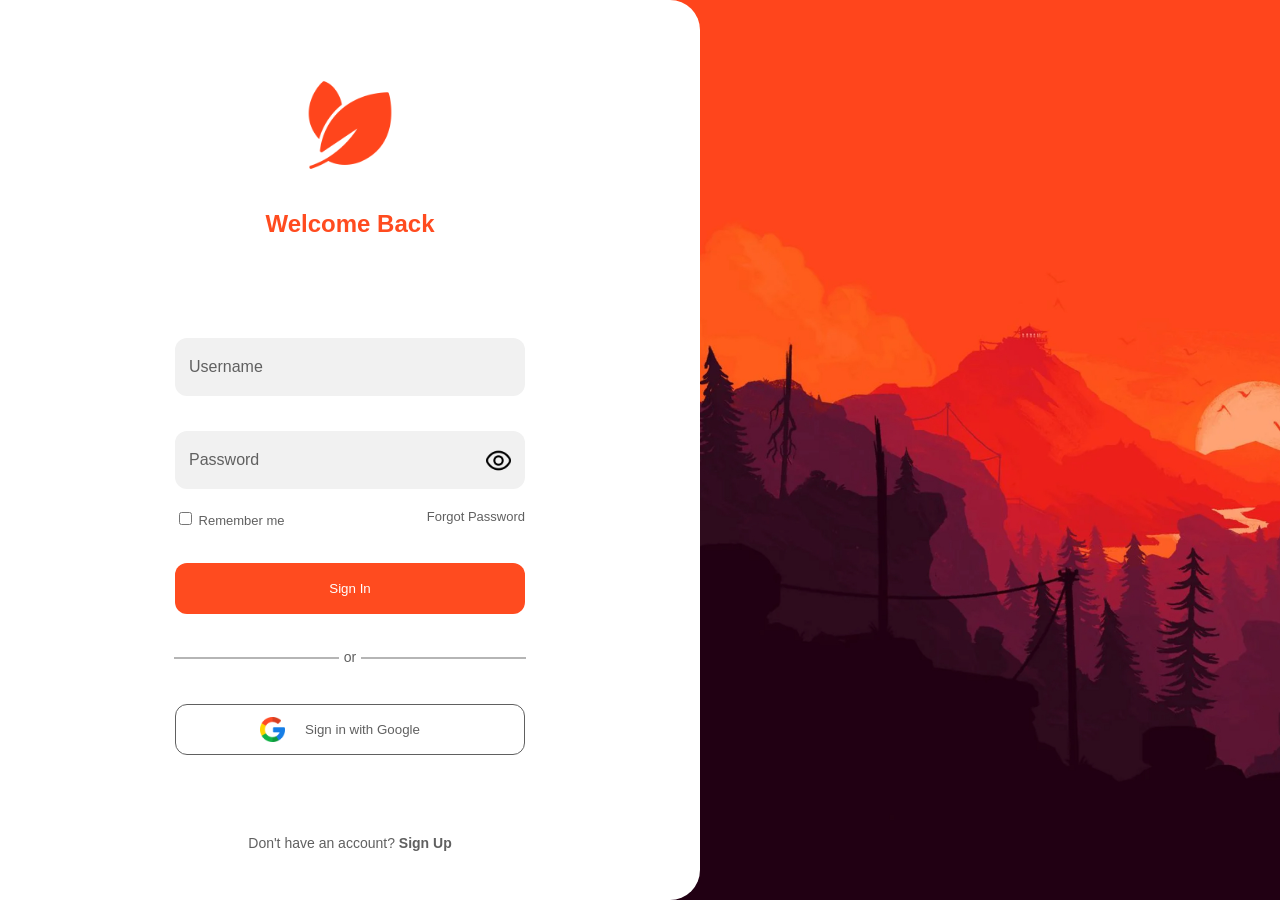
<file: index.html>
<!DOCTYPE html>
<html lang="en">

<head>
    <meta charset="UTF-8">
    <meta name="viewport" content="width=device-width, initial-scale=1.0">
    <title>Login Page</title>
    <link rel="stylesheet" href="style.css">
</head>

<body>
    <div class="box">
        <div class="logo">
            <div class="img"></div>
            <h2>Welcome Back</h2>
        </div>
        <div class="login">
            <!-- Username -->
            <div class="field">
                <input id="uname" type="text" required />
                <label class="label" for="uname">Username</label>
            </div>

            <div>
                <div class="field">
                    <input type="checkbox" id="eyeToggle" hidden>
                    <label for="eyeToggle" class="eye"></label>
                    <input id="password" type="password" required />
                    <label class="label" for="password">Password</label>
                </div>

                <div class="options">
                    <label>
                        <input type="checkbox"> Remember me
                    </label>
                    <a href="#">Forgot Password</a>
                </div>
            </div>
            <button class="btn">Sign In</button>

            <div class="orbox">
                <div class="ortext">or</div>
                <hr class="or">
            </div>

            <button class="google">
                <div class="icon"></div>
                <div class="text">Sign in with Google</div>
            </button>
        </div>
        <div class="bottom">
            <p class="signup">
                Don't have an account? <a href="#">Sign Up</a>
            </p>
        </div>
    </div>
    <div class="bg"></div>
</body>

</html>
</file>
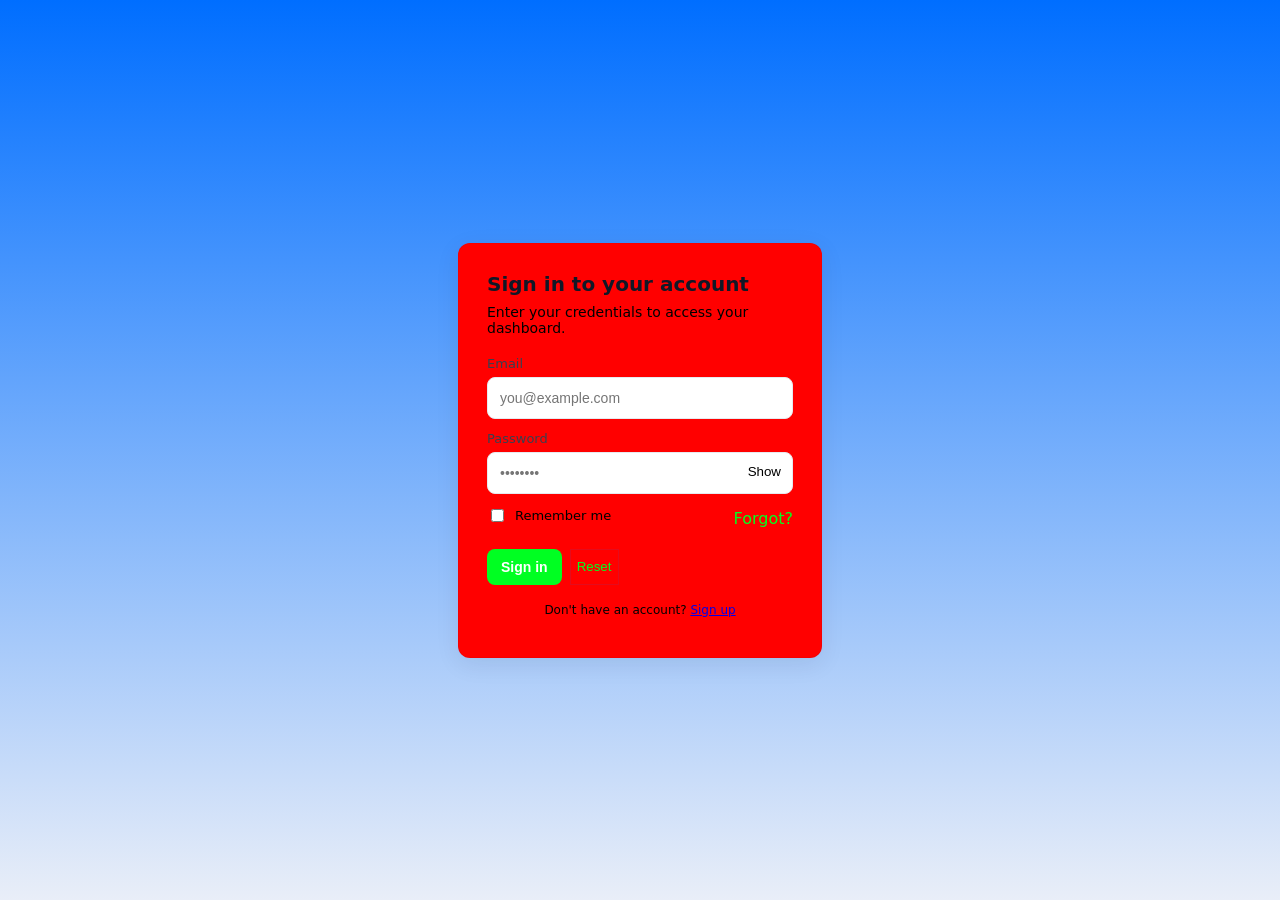
<file: login.html>
<!doctype html>
<html lang="en">

<head>
    <meta charset="utf-8" />
    <meta name="viewport" content="width=device-width,initial-scale=1" />
    <title>Login</title>
    <style>
        :root {
            --bg: #006eff;
            --card: #ff0000;
            --accent: #00ff22;
            --muted: #000000;
        }

        * {
            box-sizing: border-box
        }

        html,
        body {
            height: 100%
        }

        body {
            margin: 0;
            display: flex;
            align-items: center;
            justify-content: center;
            background: linear-gradient(180deg, var(--bg), #e9eef8);
            font-family: Inter, system-ui, Segoe UI, Arial, sans-serif;
            color: #111827;
        }

        .container {
            width: 100%;
            max-width: 420px;
            padding: 28px;
        }

        .card {
            background: var(--card);
            border-radius: 12px;
            box-shadow: 0 6px 24px rgba(16, 24, 40, 0.08);
            padding: 28px;
            border: 1px solid rgba(15, 23, 42, 0.04);
        }

        h1 {
            margin: 0 0 8px;
            font-size: 20px;
        }

        p.lead {
            margin: 0 0 20px;
            color: var(--muted);
            font-size: 14px;
        }

        form {
            display: grid;
            gap: 12px
        }

        label {
            font-size: 13px;
            margin-bottom: 6px;
            display: block;
            color: #374151;
        }

        input[type="text"],
        input[type="email"],
        input[type="password"] {
            width: 100%;
            padding: 12px 12px;
            border-radius: 8px;
            border: 1px solid #e6e9ef;
            background: #fff;
            font-size: 14px;
            outline: none;
            transition: box-shadow .12s, border-color .12s;
        }

        input:focus {
            box-shadow: 0 0 0 4px rgba(37, 99, 235, 0.08);
            border-color: var(--accent)
        }

        .row {
            display: flex;
            align-items: center;
            justify-content: space-between
        }

        .actions {
            display: flex;
            gap: 8px;
            align-items: center
        }

        .checkbox {
            display: flex;
            align-items: center;
            gap: 8px;
            font-size: 13px;
            color: var(--muted)
        }

        button[type="submit"] {
            background: var(--accent);
            color: #fff;
            border: 0;
            padding: 10px 14px;
            border-radius: 8px;
            cursor: pointer;
            font-weight: 600;
            font-size: 14px;
        }

        .ghost {
            background: transparent;
            color: var(--accent);
            border: 1px solid rgba(37, 99, 235, 0.12)
        }

        .links {
            font-size: 13px;
            color: var(--muted)
        }

        .forgot {
            color: var(--accent);
            text-decoration: none;
            font-weight: 500
        }

        .hint {
            font-size: 12px;
            color: var(--muted);
            margin-top: 6px;
            text-align: center
        }

        @media (max-width:420px) {
            .container {
                padding: 18px
            }

            .card {
                padding: 20px
            }
        }
    </style>
</head>

<body>
    <div class="container">
        <div class="card" role="main" aria-labelledby="pageTitle">
            <h1 id="pageTitle">Sign in to your account</h1>
            <p class="lead">Enter your credentials to access your dashboard.</p>

            <form id="loginForm" autocomplete="on" novalidate>
                <div>
                    <label for="email">Email</label>
                    <input id="email" name="email" type="email" placeholder="you@example.com" required>
                </div>

                <div>
                    <label for="password">Password</label>
                    <div style="position:relative;">
                        <input id="password" name="password" type="password" placeholder="••••••••" required
                            aria-describedby="togglePwd">
                        <button type="button" id="togglePwd" title="Show password"
                            style="position:absolute;right:6px;top:6px;padding:6px;border-radius:6px;border:0;background:transparent;cursor:pointer;color:var(--muted)">Show</button>
                    </div>
                </div>

                <div class="row">
                    <label class="checkbox"><input type="checkbox" name="remember"> Remember me</label>
                    <a class="forgot" href="#" onclick="event.preventDefault()">Forgot?</a>
                </div>

                <div style="display:flex;gap:8px;margin-top:6px">
                    <button type="submit">Sign in</button>
                    <button type="button" class="ghost"
                        onclick="document.getElementById('loginForm').reset()">Reset</button>
                </div>

                <p class="hint">Don't have an account? <a href="#" onclick="event.preventDefault()">Sign up</a></p>
            </form>
        </div>
    </div>

    <script>
        // Small UX: toggle password visibility and simple validation placeholder
        (function () {
            const pwd = document.getElementById('password');
            const btn = document.getElementById('togglePwd');
            btn.addEventListener('click', function () {
                const isPwd = pwd.type === 'password';
                pwd.type = isPwd ? 'text' : 'password';
                btn.textContent = isPwd ? 'Hide' : 'Show';
                btn.title = isPwd ? 'Hide password' : 'Show password';
            });

            const form = document.getElementById('loginForm');
            form.addEventListener('submit', function (e) {
                if (!form.checkValidity()) {
                    e.preventDefault();
                    form.reportValidity();
                    return;
                }
                e.preventDefault();
                // Replace this with real submit logic
                alert('Submitted: ' + document.getElementById('email').value);
            });
        })();
    </script>
</body>

</html>
</file>
<file: style.css>
body {
  color: #606060;
  font-family: sans-serif;
  font-weight: 500;
  margin: 0;
  height: 100vh;
  overflow: hidden;
}

.bg {
  width: calc(100% - 600px);
  height: 100vh;
  background-image: url(assets/bg.jpg);
  background-repeat: no-repeat;
  background-size: cover;
  position: absolute;
  z-index: -1;
  left: 600px;
}

.box {
  background-color: white;
  border-bottom-right-radius: 30px;
  border-top-right-radius: 30px;
  width: 700px;
  height: 100vh;
  display: flex;
  flex-direction: column;
  justify-content: space-evenly;
  align-items: center;
  position: absolute;
}

.login {
  width: 350px;
  padding: 25px;
  display: flex;
  flex-direction: column;
  gap: 15px;
}

.logo {
  color: #ff4b1f;
  display: flex;
  flex-direction: column;
  justify-content: center;
  align-items: center;
  padding: 20px;
  margin-top: 20px;
}

.logo h2 {
  margin-top: 35px;
}

.img {
  width: 100px;
  height: 100px;
  background-image: url("assets/logo-color.png");
  background-repeat: no-repeat;
  background-position: center;
  background-size: contain;
}

.field {
  position: relative;
  margin-bottom: 20px;
}

.field input {
  width: calc(100% - 28px);
  padding: 28px 14px 12px;
  border: 0px solid white;
  background-color: #f1f1f1;
  border-radius: 12px;
  font-size: 16px;
  outline: none;
}

.field .label {
  position: absolute;
  left: 14px;
  top: 50%;
  transform: translateY(-50%);
  color: #606060;
  pointer-events: none;
  transition: 0.3s ease;
  background: transparent;
}

.field input:focus + .label,
.field input:valid + .label {
  top: 12px;
  left: 14px;
  font-size: 12px;
}

.eye {
  width: 25px;
  height: 25px;
  background-image: url("assets/eye.png");
  position: absolute;
  right: 14px;
  top: 30%;
  cursor: pointer;
  background-repeat: no-repeat;
  background-position: center;
  background-size: contain;
}

#eyeToggle:checked ~ .eye {
  background-image: url("assets/eye-slash-regular.svg");
}

.options {
  display: flex;
  justify-content: space-between;
  font-size: 13px;
  margin-bottom: 20px;
}

.options a {
  color: #606060;
  text-decoration: none;
}

.btn {
  width: 100%;
  padding: 18px;
  background: #ff4b1f;
  border: none;
  border-radius: 12px;
  color: white;
  cursor: pointer;
}
.orbox {
  position: relative;
  display: flex;
  justify-content: center;
  width: 100%;
  text-align: center;
  height: 20px;
  margin: 20px 0px;
}
.or {
  border: 1px solid #60606077;
  width: 100%;
  top: 0px;
  position: absolute;
}

.ortext {
  background-color: white;
  padding: 0px 5px;
  width: fit-content;
  z-index: 5;
  font-size: 14px;
}

.google {
  width: 100%;
  padding: 12px;
  border-radius: 12px;
  border: 1px solid #606060;
  background: transparent;
  color: #606060;
  cursor: pointer;
  display: flex;
  justify-content: center;
}
.google .icon {
  width: 25px;
  height: 25px;
  background-image: url("assets/google.png");
  background-repeat: no-repeat;
  background-position: center;
  background-size: contain;
}

.google .text {
  margin: 0px 20px;
  align-self: center;
}
.signup {
  text-align: center;
  margin-top: 20px;
  font-size: 14px;
}

.signup a {
  color: #606060;
  font-weight: 700;
  text-decoration: none;
}

@keyframes zoombg {
  from {
    transform: scale(1);
  }
  to {
    transform: scale(1.15);
  }
}

@media only screen and (max-width: 1000px) and (min-width: 450px) {
  .box {
    width: 400px;
  }
  .bg {
    min-width: calc(100% - 200px);
    left: 200px;
  }
  .logo,
  .logo h2 {
    padding-bottom: 0px;
    margin-bottom: 0px;
  }
  .login {
    width: 300px;
  }
}

@media only screen and (max-width: 450px) and (min-width: 0px) {
  body,
  .options a,
  .field .label,
  .google,
  .signup a {
    color: white;
  }
  .box {
    width: 100%;
    background-color: transparent;
  }
  .bg {
    min-width: 100%;
    left: 0px;
    background-position: 43%;
  }
  .logo,
  .logo h2 {
    color: white;
    padding-bottom: 0px;
    margin-bottom: 0px;
  }
  .img {
    background-image: url(assets/logo.png);
  }
  .login {
    width: calc(100% - 50px);
  }
  .field input {
    border: 0px solid rgba(255, 255, 255, 0.4);
    background-color: #f1f1f14f;
    color: white;
  }
  .ortext {
    background-color: transparent;
    color: #606060;
  }
  .box:focus-within ~ .bg {
    animation: zoombg 1s ease-in-out;
  }
}
</file>
